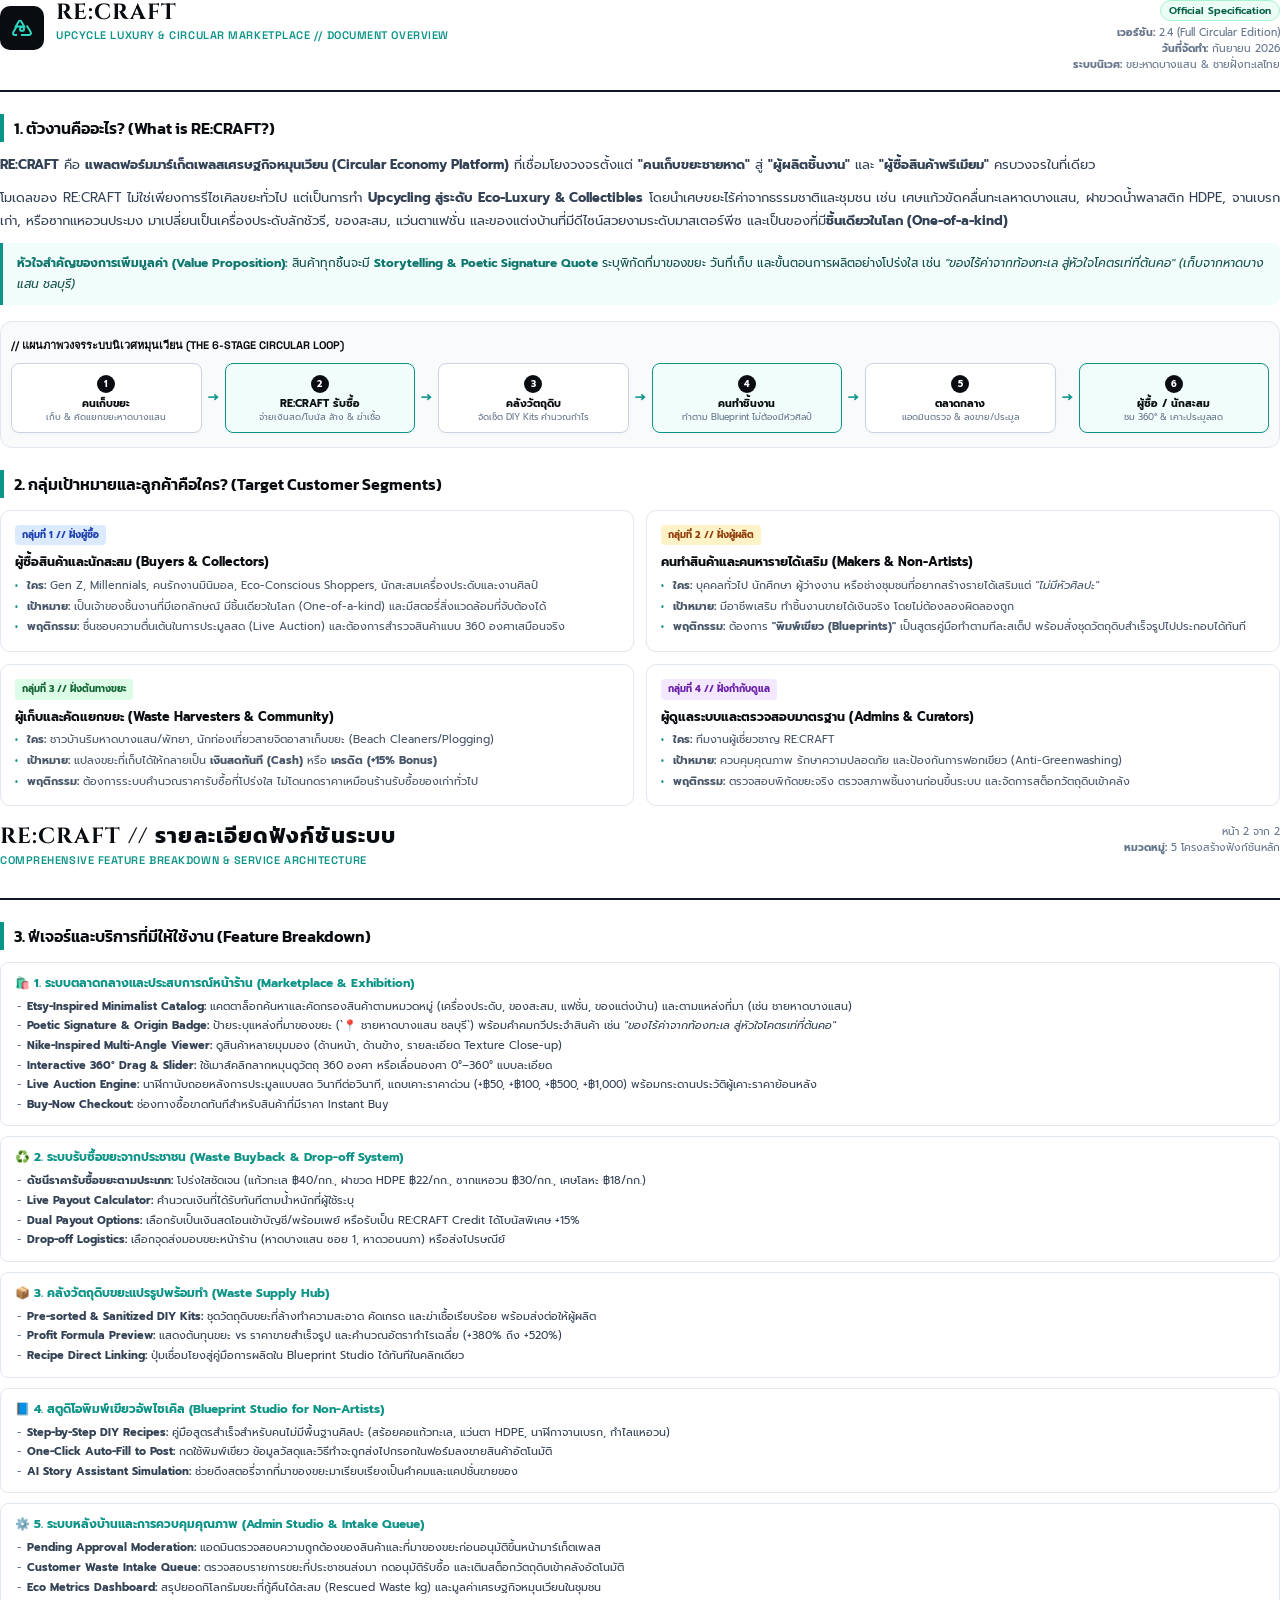
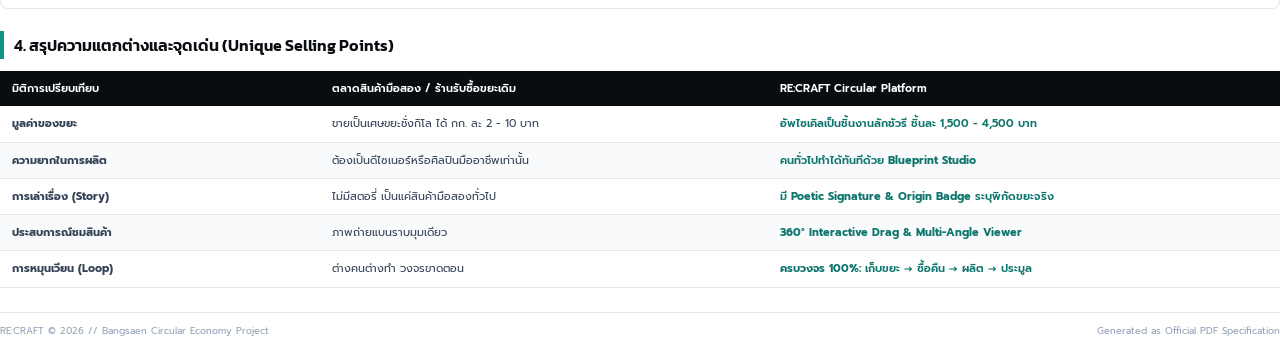
<file: print_doc.html>
<!DOCTYPE html>
<html lang="th">
<head>
  <meta charset="UTF-8">
  <title>RE:CRAFT - Project Overview & System Specifications</title>
  
  <!-- Google Fonts for Thai & English -->
  <link rel="preconnect" href="https://fonts.googleapis.com">
  <link rel="preconnect" href="https://fonts.gstatic.com" crossorigin>
  <link href="https://fonts.googleapis.com/css2?family=Cinzel:wght@600;700;800&family=Kanit:wght@300;400;500;600;700&family=Prompt:wght@300;400;500;600&family=Space+Grotesk:wght@500;700&display=swap" rel="stylesheet">
  
  <style>
    @page {
      size: A4 portrait;
      margin: 16mm 14mm 16mm 14mm;
    }

    *, *::before, *::after {
      box-sizing: border-box;
      margin: 0;
      padding: 0;
    }

    body {
      font-family: 'Prompt', -apple-system, sans-serif;
      color: #0f172a;
      background: #ffffff;
      line-height: 1.75;
      font-size: 13px;
      -webkit-font-smoothing: antialiased;
    }

    /* Cover / Document Header */
    .doc-header {
      border-bottom: 2px solid #0f172a;
      padding-bottom: 18px;
      margin-bottom: 22px;
      display: flex;
      justify-content: space-between;
      align-items: flex-start;
    }

    .brand-block {
      display: flex;
      align-items: center;
      gap: 12px;
    }

    .brand-logo-badge {
      width: 44px;
      height: 44px;
      background: #090d11;
      color: #2dd4bf;
      border-radius: 10px;
      display: flex;
      align-items: center;
      justify-content: center;
    }

    .brand-title-wrap h1 {
      font-family: 'Cinzel', 'Kanit', sans-serif;
      font-size: 22px;
      font-weight: 700;
      color: #090d11;
      letter-spacing: 0.05em;
      line-height: 1.2;
    }

    .brand-title-wrap p {
      font-size: 11px;
      color: #0d9488;
      font-weight: 600;
      font-family: 'Space Grotesk', sans-serif;
      letter-spacing: 0.05em;
      text-transform: uppercase;
    }

    .doc-meta {
      text-align: right;
      font-size: 10.5px;
      color: #64748b;
      line-height: 1.5;
    }

    .doc-badge {
      display: inline-block;
      background: #ecfdf5;
      color: #065f46;
      border: 1px solid #a7f3d0;
      padding: 2px 8px;
      border-radius: 9999px;
      font-weight: 600;
      font-size: 10px;
      margin-bottom: 4px;
    }

    /* Section Headings */
    h2.section-title {
      font-family: 'Kanit', sans-serif;
      font-size: 16px;
      font-weight: 600;
      color: #090d11;
      border-left: 4px solid #0d9488;
      padding-left: 10px;
      margin: 22px 0 12px 0;
      display: flex;
      align-items: center;
      gap: 8px;
      page-break-after: avoid;
    }

    h3.sub-title {
      font-family: 'Kanit', sans-serif;
      font-size: 13.5px;
      font-weight: 600;
      color: #0f172a;
      margin: 14px 0 6px 0;
      page-break-after: avoid;
    }

    p {
      margin-bottom: 10px;
      color: #334155;
      line-height: 1.75;
      text-align: justify;
    }

    /* Callout & Quotes */
    .quote-box {
      background: #f0fdfa;
      border-left: 3px solid #0d9488;
      padding: 10px 14px;
      border-radius: 0 8px 8px 0;
      margin: 10px 0 16px 0;
      font-size: 12px;
      color: #134e4a;
    }

    .quote-box strong {
      color: #0f766e;
    }

    /* Vector Ecosystem Diagram */
    .ecosystem-diagram {
      background: #f8fafc;
      border: 1px solid #e2e8f0;
      border-radius: 12px;
      padding: 14px 10px;
      margin: 14px 0 20px 0;
      page-break-inside: avoid;
    }

    .diagram-flow {
      display: flex;
      align-items: center;
      justify-content: space-between;
      gap: 6px;
    }

    .diagram-node {
      flex: 1;
      background: #ffffff;
      border: 1px solid #cbd5e1;
      border-radius: 8px;
      padding: 8px 6px;
      text-align: center;
      box-shadow: 0 1px 3px rgba(0,0,0,0.03);
    }

    .diagram-node.highlight {
      border-color: #0d9488;
      background: #f0fdfa;
    }

    .node-num {
      display: inline-block;
      width: 18px;
      height: 18px;
      line-height: 18px;
      background: #090d11;
      color: #ffffff;
      border-radius: 50%;
      font-size: 9px;
      font-weight: 700;
      margin-bottom: 4px;
    }

    .node-title {
      font-weight: 700;
      font-size: 10.5px;
      color: #090d11;
      line-height: 1.3;
    }

    .node-desc {
      font-size: 9px;
      color: #64748b;
      margin-top: 2px;
      line-height: 1.25;
    }

    .diagram-arrow {
      color: #0d9488;
      font-size: 14px;
      font-weight: bold;
    }

    /* Target Customer Cards Grid */
    .audience-grid {
      display: grid;
      grid-template-columns: 1fr 1fr;
      gap: 12px;
      margin: 12px 0 18px 0;
      page-break-inside: avoid;
    }

    .audience-card {
      background: #ffffff;
      border: 1px solid #e2e8f0;
      border-radius: 10px;
      padding: 12px 14px;
      box-shadow: 0 1px 3px rgba(0,0,0,0.02);
      page-break-inside: avoid;
    }

    .audience-badge {
      display: inline-flex;
      align-items: center;
      gap: 4px;
      font-size: 9.5px;
      font-weight: 700;
      padding: 2px 7px;
      border-radius: 4px;
      margin-bottom: 6px;
      text-transform: uppercase;
    }

    .badge-buyer { background: #dbeafe; color: #1e40af; }
    .badge-maker { background: #fef3c7; color: #92400e; }
    .badge-harvester { background: #dcfce7; color: #166534; }
    .badge-admin { background: #f3e8ff; color: #6b21a8; }

    .audience-card h4 {
      font-size: 12.5px;
      font-weight: 700;
      color: #090d11;
      margin-bottom: 4px;
    }

    .audience-card ul {
      list-style-type: none;
      padding: 0;
      margin: 0;
    }

    .audience-card li {
      font-size: 11px;
      color: #475569;
      line-height: 1.6;
      margin-bottom: 3px;
      position: relative;
      padding-left: 12px;
    }

    .audience-card li::before {
      content: "•";
      color: #0d9488;
      position: absolute;
      left: 0;
      font-weight: bold;
    }

    /* Feature Blocks */
    .feature-block {
      background: #ffffff;
      border: 1px solid #e2e8f0;
      border-radius: 8px;
      padding: 10px 14px;
      margin-bottom: 10px;
      page-break-inside: avoid;
    }

    .feature-block h4 {
      font-size: 12px;
      font-weight: 700;
      color: #0d9488;
      margin-bottom: 4px;
      display: flex;
      align-items: center;
      gap: 6px;
    }

    .feature-block ul {
      list-style-type: none;
      padding-left: 0;
    }

    .feature-block li {
      font-size: 11px;
      color: #334155;
      line-height: 1.6;
      position: relative;
      padding-left: 12px;
      margin-bottom: 2px;
    }

    .feature-block li::before {
      content: "-";
      position: absolute;
      left: 2px;
      color: #64748b;
    }

    /* Comparison Table */
    table.spec-table {
      width: 100%;
      border-collapse: collapse;
      margin: 12px 0 16px 0;
      font-size: 11px;
      page-break-inside: avoid;
    }

    table.spec-table th {
      background: #090d11;
      color: #ffffff;
      text-align: left;
      padding: 8px 12px;
      font-weight: 600;
    }

    table.spec-table td {
      padding: 8px 12px;
      border-bottom: 1px solid #e2e8f0;
      color: #334155;
      vertical-align: top;
    }

    table.spec-table tr:nth-child(even) td {
      background: #f8fafc;
    }

    table.spec-table td:last-child {
      font-weight: 600;
      color: #0f766e;
    }

    .page-break {
      page-break-before: always;
    }

    .doc-footer {
      border-top: 1px solid #e2e8f0;
      padding-top: 10px;
      margin-top: 24px;
      display: flex;
      justify-content: space-between;
      font-size: 9.5px;
      color: #94a3b8;
    }
  </style>
</head>
<body>

  <!-- Page 1 Header -->
  <div class="doc-header">
    <div class="brand-block">
      <div class="brand-logo-badge">
        <svg width="24" height="24" viewBox="0 0 24 24" fill="none" stroke="currentColor" stroke-width="2">
          <path d="M7 19H4.815a1.83 1.83 0 0 1-1.57-.881 1.785 1.785 0 0 1-.004-1.784L7.196 9.5"/>
          <path d="M11 19h8.2a1.8 1.8 0 0 0 1.58-.9 1.8 1.8 0 0 0 .01-1.8L16.8 9.5"/>
          <path d="M11 5l3.2 5.5h-8.4L9 5a2 2 0 0 1 2 0z"/>
          <circle cx="12" cy="13" r="2"/>
        </svg>
      </div>
      <div class="brand-title-wrap">
        <h1>RE:CRAFT</h1>
        <p>Upcycle Luxury & Circular Marketplace // Document Overview</p>
      </div>
    </div>
    <div class="doc-meta">
      <span class="doc-badge">Official Specification</span><br>
      <strong>เวอร์ชัน:</strong> 2.4 (Full Circular Edition)<br>
      <strong>วันที่จัดทำ:</strong> กันยายน 2026<br>
      <strong>ระบบนิเวศ:</strong> ขยะหาดบางแสน & ชายฝั่งทะเลไทย
    </div>
  </div>

  <!-- Section 1 -->
  <h2 class="section-title">1. ตัวงานคืออะไร? (What is RE:CRAFT?)</h2>
  <p>
    <strong>RE:CRAFT</strong> คือ <strong>แพลตฟอร์มมาร์เก็ตเพลสเศรษฐกิจหมุนเวียน (Circular Economy Platform)</strong> ที่เชื่อมโยงวงจรตั้งแต่ <strong>"คนเก็บขยะชายหาด"</strong> สู่ <strong>"ผู้ผลิตชิ้นงาน"</strong> และ <strong>"ผู้ซื้อสินค้าพรีเมียม"</strong> ครบวงจรในที่เดียว 
  </p>
  <p>
    โมเดลของ RE:CRAFT ไม่ใช่เพียงการรีไซเคิลขยะทั่วไป แต่เป็นการทำ <strong>Upcycling สู่ระดับ Eco-Luxury & Collectibles</strong> โดยนำเศษขยะไร้ค่าจากธรรมชาติและชุมชน เช่น เศษแก้วขัดคลื่นทะเลหาดบางแสน, ฝาขวดน้ำพลาสติก HDPE, จานเบรกเก่า, หรือซากแหอวนประมง มาเปลี่ยนเป็นเครื่องประดับลักชัวรี, ของสะสม, แว่นตาแฟชั่น และของแต่งบ้านที่มีดีไซน์สวยงามระดับมาสเตอร์พีซ และเป็นของที่มี<strong>ชิ้นเดียวในโลก (One-of-a-kind)</strong>
  </p>

  <div class="quote-box">
    <strong>หัวใจสำคัญของการเพิ่มมูลค่า (Value Proposition):</strong> สินค้าทุกชิ้นจะมี <strong>Storytelling & Poetic Signature Quote</strong> ระบุพิกัดที่มาของขยะ วันที่เก็บ และขั้นตอนการผลิตอย่างโปร่งใส เช่น <em>"ของไร้ค่าจากท้องทะเล สู่หัวใจโคตรเท่ที่ต้นคอ" (เก็บจากหาดบางแสน ชลบุรี)</em>
  </div>

  <!-- Circular Ecosystem Diagram -->
  <div class="ecosystem-diagram">
    <div style="font-size: 11px; font-weight: 700; color: #090d11; margin-bottom: 8px; text-transform: uppercase; font-family: 'Space Grotesk';">
      // แผนภาพวงจรระบบนิเวศหมุนเวียน (The 6-Stage Circular Loop)
    </div>
    <div class="diagram-flow">
      <div class="diagram-node">
        <span class="node-num">1</span>
        <div class="node-title">คนเก็บขยะ</div>
        <div class="node-desc">เก็บ & คัดแยกขยะหาดบางแสน</div>
      </div>
      <div class="diagram-arrow">&rarr;</div>
      <div class="diagram-node highlight">
        <span class="node-num">2</span>
        <div class="node-title">RE:CRAFT รับซื้อ</div>
        <div class="node-desc">จ่ายเงินสด/โบนัส ล้าง & ฆ่าเชื้อ</div>
      </div>
      <div class="diagram-arrow">&rarr;</div>
      <div class="diagram-node">
        <span class="node-num">3</span>
        <div class="node-title">คลังวัตถุดิบ</div>
        <div class="node-desc">จัดเซ็ต DIY Kits คำนวณกำไร</div>
      </div>
      <div class="diagram-arrow">&rarr;</div>
      <div class="diagram-node highlight">
        <span class="node-num">4</span>
        <div class="node-title">คนทำชิ้นงาน</div>
        <div class="node-desc">ทำตาม Blueprint ไม่ต้องมีหัวศิลป์</div>
      </div>
      <div class="diagram-arrow">&rarr;</div>
      <div class="diagram-node">
        <span class="node-num">5</span>
        <div class="node-title">ตลาดกลาง</div>
        <div class="node-desc">แอดมินตรวจ & ลงขาย/ประมูล</div>
      </div>
      <div class="diagram-arrow">&rarr;</div>
      <div class="diagram-node highlight">
        <span class="node-num">6</span>
        <div class="node-title">ผู้ซื้อ / นักสะสม</div>
        <div class="node-desc">ชม 360° & เคาะประมูลสด</div>
      </div>
    </div>
  </div>

  <!-- Section 2 -->
  <h2 class="section-title">2. กลุ่มเป้าหมายและลูกค้าคือใคร? (Target Customer Segments)</h2>
  <div class="audience-grid">
    <div class="audience-card">
      <span class="audience-badge badge-buyer">กลุ่มที่ 1 // ฝั่งผู้ซื้อ</span>
      <h4>ผู้ซื้อสินค้าและนักสะสม (Buyers & Collectors)</h4>
      <ul>
        <li><strong>ใคร:</strong> Gen Z, Millennials, คนรักงานมินิมอล, Eco-Conscious Shoppers, นักสะสมเครื่องประดับและงานศิลป์</li>
        <li><strong>เป้าหมาย:</strong> เป็นเจ้าของชิ้นงานที่มีเอกลักษณ์ มีชิ้นเดียวในโลก (One-of-a-kind) และมีสตอรี่สิ่งแวดล้อมที่จับต้องได้</li>
        <li><strong>พฤติกรรม:</strong> ชื่นชอบความตื่นเต้นในการประมูลสด (Live Auction) และต้องการสำรวจสินค้าแบบ 360 องศาเสมือนจริง</li>
      </ul>
    </div>

    <div class="audience-card">
      <span class="audience-badge badge-maker">กลุ่มที่ 2 // ฝั่งผู้ผลิต</span>
      <h4>คนทำสินค้าและคนหารายได้เสริม (Makers & Non-Artists)</h4>
      <ul>
        <li><strong>ใคร:</strong> บุคคลทั่วไป นักศึกษา ผู้ว่างงาน หรือช่างชุมชนที่อยากสร้างรายได้เสริมแต่ <em>"ไม่มีหัวศิลปะ"</em></li>
        <li><strong>เป้าหมาย:</strong> มีอาชีพเสริม ทำชิ้นงานขายได้เงินจริง โดยไม่ต้องลองผิดลองถูก</li>
        <li><strong>พฤติกรรม:</strong> ต้องการ <strong>"พิมพ์เขียว (Blueprints)"</strong> เป็นสูตรคู่มือทำตามทีละสเต็ป พร้อมสั่งชุดวัตถุดิบสำเร็จรูปไปประกอบได้ทันที</li>
      </ul>
    </div>

    <div class="audience-card">
      <span class="audience-badge badge-harvester">กลุ่มที่ 3 // ฝั่งต้นทางขยะ</span>
      <h4>ผู้เก็บและคัดแยกขยะ (Waste Harvesters & Community)</h4>
      <ul>
        <li><strong>ใคร:</strong> ชาวบ้านริมหาดบางแสน/พัทยา, นักท่องเที่ยวสายจิตอาสาเก็บขยะ (Beach Cleaners/Plogging)</li>
        <li><strong>เป้าหมาย:</strong> แปลงขยะที่เก็บได้ให้กลายเป็น <strong>เงินสดทันที (Cash)</strong> หรือ <strong>เครดิต (+15% Bonus)</strong></li>
        <li><strong>พฤติกรรม:</strong> ต้องการระบบคำนวณราคารับซื้อที่โปร่งใส ไม่โดนกดราคาเหมือนร้านรับซื้อของเก่าทั่วไป</li>
      </ul>
    </div>

    <div class="audience-card">
      <span class="audience-badge badge-admin">กลุ่มที่ 4 // ฝั่งกำกับดูแล</span>
      <h4>ผู้ดูแลระบบและตรวจสอบมาตรฐาน (Admins & Curators)</h4>
      <ul>
        <li><strong>ใคร:</strong> ทีมงานผู้เชี่ยวชาญ RE:CRAFT</li>
        <li><strong>เป้าหมาย:</strong> ควบคุมคุณภาพ รักษาความปลอดภัย และป้องกันการฟอกเขียว (Anti-Greenwashing)</li>
        <li><strong>พฤติกรรม:</strong> ตรวจสอบพิกัดขยะจริง ตรวจสภาพชิ้นงานก่อนขึ้นระบบ และจัดการสต็อกวัตถุดิบเข้าคลัง</li>
      </ul>
    </div>
  </div>

  <div class="page-break"></div>

  <!-- Page 2 Header -->
  <div class="doc-header">
    <div class="brand-block">
      <div class="brand-title-wrap">
        <h1>RE:CRAFT // รายละเอียดฟังก์ชันระบบ</h1>
        <p>Comprehensive Feature Breakdown & Service Architecture</p>
      </div>
    </div>
    <div class="doc-meta">
      หน้า 2 จาก 2<br>
      <strong>หมวดหมู่:</strong> 5 โครงสร้างฟังก์ชันหลัก
    </div>
  </div>

  <!-- Section 3 -->
  <h2 class="section-title">3. ฟีเจอร์และบริการที่มีให้ใช้งาน (Feature Breakdown)</h2>

  <!-- Feature 1 -->
  <div class="feature-block">
    <h4>🛍️ 1. ระบบตลาดกลางและประสบการณ์หน้าร้าน (Marketplace & Exhibition)</h4>
    <ul>
      <li><strong>Etsy-Inspired Minimalist Catalog:</strong> แคตตาล็อกค้นหาและคัดกรองสินค้าตามหมวดหมู่ (เครื่องประดับ, ของสะสม, แฟชั่น, ของแต่งบ้าน) และตามแหล่งที่มา (เช่น ชายหาดบางแสน)</li>
      <li><strong>Poetic Signature & Origin Badge:</strong> ป้ายระบุแหล่งที่มาของขยะ (`📍 ชายหาดบางแสน ชลบุรี`) พร้อมคำคมกวีประจำสินค้า เช่น <em>"ของไร้ค่าจากท้องทะเล สู่หัวใจโคตรเท่ที่ต้นคอ"</em></li>
      <li><strong>Nike-Inspired Multi-Angle Viewer:</strong> ดูสินค้าหลายมุมมอง (ด้านหน้า, ด้านข้าง, รายละเอียด Texture Close-up)</li>
      <li><strong>Interactive 360° Drag & Slider:</strong> ใช้เมาส์คลิกลากหมุนดูวัตถุ 360 องศา หรือเลื่อนองศา 0°–360° แบบละเอียด</li>
      <li><strong>Live Auction Engine:</strong> นาฬิกานับถอยหลังการประมูลแบบสด วินาทีต่อวินาที, แถบเคาะราคาด่วน (+฿50, +฿100, +฿500, +฿1,000) พร้อมกระดานประวัติผู้เคาะราคาย้อนหลัง</li>
      <li><strong>Buy-Now Checkout:</strong> ช่องทางซื้อขาดทันทีสำหรับสินค้าที่มีราคา Instant Buy</li>
    </ul>
  </div>

  <!-- Feature 2 -->
  <div class="feature-block">
    <h4>♻️ 2. ระบบรับซื้อขยะจากประชาชน (Waste Buyback & Drop-off System)</h4>
    <ul>
      <li><strong>ดัชนีราคารับซื้อขยะตามประเภท:</strong> โปร่งใสชัดเจน (แก้วทะเล ฿40/กก., ฝาขวด HDPE ฿22/กก., ซากแหอวน ฿30/กก., เศษโลหะ ฿18/กก.)</li>
      <li><strong>Live Payout Calculator:</strong> คำนวณเงินที่ได้รับทันทีตามน้ำหนักที่ผู้ใช้ระบุ</li>
      <li><strong>Dual Payout Options:</strong> เลือกรับเป็นเงินสดโอนเข้าบัญชี/พร้อมเพย์ หรือรับเป็น RE:CRAFT Credit ได้โบนัสพิเศษ +15%</li>
      <li><strong>Drop-off Logistics:</strong> เลือกจุดส่งมอบขยะหน้าร้าน (หาดบางแสน ซอย 1, หาดวอนนภา) หรือส่งไปรษณีย์</li>
    </ul>
  </div>

  <!-- Feature 3 -->
  <div class="feature-block">
    <h4>📦 3. คลังวัตถุดิบขยะแปรรูปพร้อมทำ (Waste Supply Hub)</h4>
    <ul>
      <li><strong>Pre-sorted & Sanitized DIY Kits:</strong> ชุดวัตถุดิบขยะที่ล้างทำความสะอาด คัดเกรด และฆ่าเชื้อเรียบร้อย พร้อมส่งต่อให้ผู้ผลิต</li>
      <li><strong>Profit Formula Preview:</strong> แสดงต้นทุนขยะ vs ราคาขายสำเร็จรูป และคำนวณอัตรากำไรเฉลี่ย (+380% ถึง +520%)</li>
      <li><strong>Recipe Direct Linking:</strong> ปุ่มเชื่อมโยงสู่คู่มือการผลิตใน Blueprint Studio ได้ทันทีในคลิกเดียว</li>
    </ul>
  </div>

  <!-- Feature 4 -->
  <div class="feature-block">
    <h4>📘 4. สตูดิโอพิมพ์เขียวอัพไซเคิล (Blueprint Studio for Non-Artists)</h4>
    <ul>
      <li><strong>Step-by-Step DIY Recipes:</strong> คู่มือสูตรสำเร็จสำหรับคนไม่มีพื้นฐานศิลปะ (สร้อยคอแก้วทะเล, แว่นตา HDPE, นาฬิกาจานเบรก, กำไลแหอวน)</li>
      <li><strong>One-Click Auto-Fill to Post:</strong> กดใช้พิมพ์เขียว ข้อมูลวัสดุและวิธีทำจะถูกส่งไปกรอกในฟอร์มลงขายสินค้าอัตโนมัติ</li>
      <li><strong>AI Story Assistant Simulation:</strong> ช่วยดึงสตอรี่จากที่มาของขยะมาเรียบเรียงเป็นคำคมและแคปชั่นขายของ</li>
    </ul>
  </div>

  <!-- Feature 5 -->
  <div class="feature-block">
    <h4>⚙️ 5. ระบบหลังบ้านและการควบคุมคุณภาพ (Admin Studio & Intake Queue)</h4>
    <ul>
      <li><strong>Pending Approval Moderation:</strong> แอดมินตรวจสอบความถูกต้องของสินค้าและที่มาของขยะก่อนอนุมัติขึ้นหน้ามาร์เก็ตเพลส</li>
      <li><strong>Customer Waste Intake Queue:</strong> ตรวจสอบรายการขยะที่ประชาชนส่งมา กดอนุมัติรับซื้อ และเติมสต็อกวัตถุดิบเข้าคลังอัตโนมัติ</li>
      <li><strong>Eco Metrics Dashboard:</strong> สรุปยอดกิโลกรัมขยะที่กู้คืนได้สะสม (Rescued Waste kg) และมูลค่าเศรษฐกิจหมุนเวียนในชุมชน</li>
    </ul>
  </div>

  <!-- Section 4 Comparison Table -->
  <h2 class="section-title">4. สรุปความแตกต่างและจุดเด่น (Unique Selling Points)</h2>
  <table class="spec-table">
    <thead>
      <tr>
        <th style="width: 25%;">มิติการเปรียบเทียบ</th>
        <th style="width: 35%;">ตลาดสินค้ามือสอง / ร้านรับซื้อขยะเดิม</th>
        <th style="width: 40%;">RE:CRAFT Circular Platform</th>
      </tr>
    </thead>
    <tbody>
      <tr>
        <td><strong>มูลค่าของขยะ</strong></td>
        <td>ขายเป็นเศษขยะชั่งกิโล ได้ กก. ละ 2 - 10 บาท</td>
        <td>อัพไซเคิลเป็นชิ้นงานลักชัวรี ชิ้นละ 1,500 - 4,500 บาท</td>
      </tr>
      <tr>
        <td><strong>ความยากในการผลิต</strong></td>
        <td>ต้องเป็นดีไซเนอร์หรือศิลปินมืออาชีพเท่านั้น</td>
        <td>คนทั่วไปทำได้ทันทีด้วย <strong>Blueprint Studio</strong></td>
      </tr>
      <tr>
        <td><strong>การเล่าเรื่อง (Story)</strong></td>
        <td>ไม่มีสตอรี่ เป็นแค่สินค้ามือสองทั่วไป</td>
        <td>มี <strong>Poetic Signature & Origin Badge</strong> ระบุพิกัดขยะจริง</td>
      </tr>
      <tr>
        <td><strong>ประสบการณ์ชมสินค้า</strong></td>
        <td>ภาพถ่ายแบนราบมุมเดียว</td>
        <td><strong>360° Interactive Drag & Multi-Angle Viewer</strong></td>
      </tr>
      <tr>
        <td><strong>การหมุนเวียน (Loop)</strong></td>
        <td>ต่างคนต่างทำ วงจรขาดตอน</td>
        <td><strong>ครบวงจร 100%:</strong> เก็บขยะ &rarr; ซื้อคืน &rarr; ผลิต &rarr; ประมูล</td>
      </tr>
    </tbody>
  </table>

  <!-- Document Footer -->
  <div class="doc-footer">
    <span>RE:CRAFT &copy; 2026 // Bangsaen Circular Economy Project</span>
    <span>Generated as Official PDF Specification</span>
  </div>

</body>
</html>
</file>
